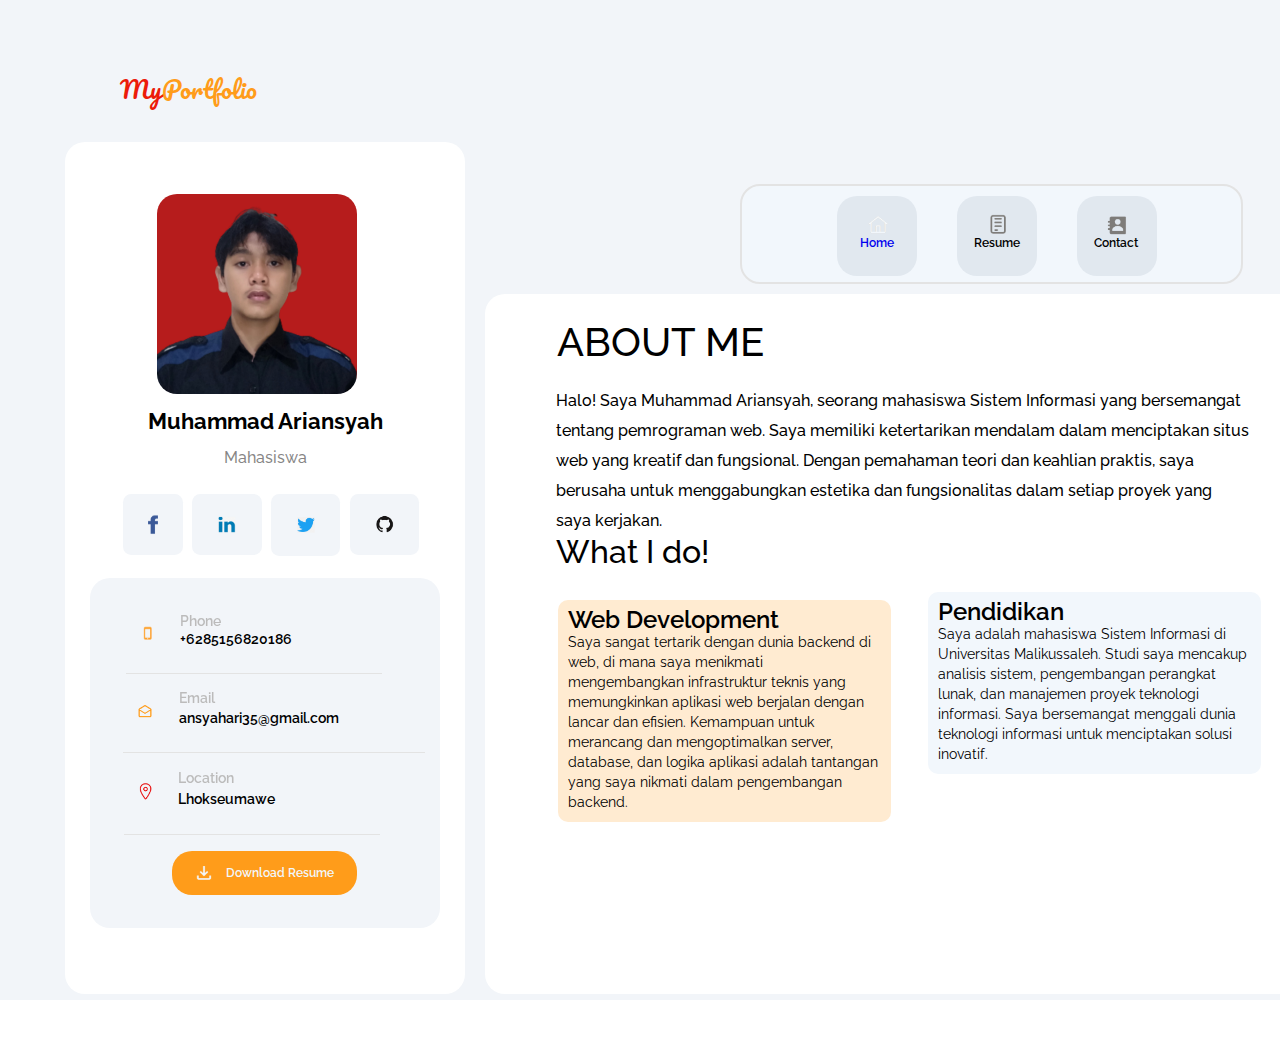
<file: index.html>
<!DOCTYPE html>
<html lang="en">
  <head>
    <meta charset="UTF-8" />
    <meta name="viewport" content="width=device-width, initial-scale=1.0" />
    <link rel="stylesheet" href="styles.css" />
    <link href="https://fonts.googleapis.com/css2?family=Pacifico&family=Poppins&display=swap" rel="stylesheet" />
    <link rel="preconnect" href="https://fonts.googleapis.com" />
    <link rel="preconnect" href="https://fonts.gstatic.com" crossorigin />
    <link rel="stylesheet" href="https://fonts.googleapis.com/css2?family=Raleway:ital,wght@0,100;0,200;0,300;0,400;0,500;0,600;0,700;1,100;1,200;1,300;1,400;1,500;1,600;1,700&display=swap" />
    <meta name="viewport" content="width=device-width, initial-scale=1.0" />
    <title>MyPortfolio</title>
  </head>

  <body>
    <div class="container">
      <!-- start header -->
      <div class="header">
        <div class="header-1" id="Porto"><span id="My">My</span>Portfolio</div>
      </div>
      <!-- end header -->
      <div class="container-main">
        <div class="container-main-side">
          <div class="foto">
            <img src="asset/profile.jpeg" alt="foto profile" />
          </div>
          <div class="name">Muhammad Ariansyah</div>
          <p></p>
          <div class="job">Mahasiswa</div>
          <div class="social-media">
            <a href="https://web.facebook.com/muhammad.ariansyah.1466126">
              <div id="fb">
                <img src="asset/facebook.png" alt="fb" />
              </div>
            </a>
            <a href="https://www.linkedin.com/in/muhammad-ariansyah-a438a9250/">
              <div id="linked">
                <img src="asset/linkedin.png" alt="linked" />
              </div>
            </a>
            <a href="https://twitter.com/your_twitter">
              <div id="twitter">
                <img src="asset/twitter.png" alt="twitter" />
              </div>
            </a>
            <a href="https://github.com/AriiAnn">
              <div id="github">
                <img src="asset/github.png" alt="github" />
              </div>
            </a>
          </div>
          <div class="inform">
            <div class="phone">
              <div class="phone-2">
                <div class="phone-log">
                  <img id="phone-ico" src="asset/phone.png" alt="phone-icon" />
                </div>
                <div class="number"><span id="number-2">Phone</span> +6285156820186</div>
              </div>
            </div>
            <div class="email">
              <div class="email-2">
                <div class="email-log">
                  <img src="asset/email.png" alt="email-log" />
                </div>
                <div class="email-in">
                  <span class="email-label">Email</span><br />
                  <span id="emailku">ansyahari35@gmail.com</span>
                </div>
              </div>
            </div>
            <div class="location">
              <div class="location-2">
                <div class="map-img">
                  <img src="asset/map.png" alt="map" />
                </div>
                <div class="map-cont">
                  <span id="loca">Location</span><br />
                  <span id="batam">Lhokseumawe</span>
                </div>
              </div>
            </div>
            <div class="down">
              <div class="down-but">
                <img src="asset/download.png" alt="download" />
              </div>
              <div class="down-cont">Download Resume</div>
            </div>
          </div>
        </div>

        <div class="container-main-kanan">
          <div class="container-main-kanan-navbar">
            <div class="nav">
              <div id="home">
            <a href="index.html" class="active">
              
                <div id="home1"><img src="asset/home.png" alt="" /></div>
                <div id="homet">Home</div>
              </div>
            </a>
            <div id="cv">
            <a href="resume.html" class="active">
              
                <div id="cv1"><img src="asset/res.png" alt="" /></div>
                <div id="cvt">Resume</div>
              </div>
            </a>
            <div id="kontak">
            <a href="contact.html" class="active">
              
                <div id="kon1"><img src="asset/kontakk.png" alt="" /></div>
                <div id="kont">Contact</div>
              </div>
            </a>
          </div>
          </div>
          <div class="container-main-kanan-konten">
            <div class="container2">
              <div class="container3">
                <div id="about-me">ABOUT ME</div>
                <div id="about-desc">
                  Halo! Saya Muhammad Ariansyah, seorang mahasiswa Sistem Informasi yang bersemangat tentang pemrograman web. Saya memiliki ketertarikan mendalam dalam menciptakan situs web yang kreatif dan fungsional. Dengan pemahaman teori dan
                  keahlian praktis, saya berusaha untuk menggabungkan estetika dan fungsionalitas dalam setiap proyek yang saya kerjakan.
                </div>
                <div id="what">What I do!</div>
              </div>
              <div id="container-4">
                <div id="left-body">
                  <div id="lba">
                    <span id="lbat">Web Development</span><br /><span id="lbad"
                      >Saya sangat tertarik dengan dunia backend di web, di mana saya menikmati mengembangkan infrastruktur teknis yang memungkinkan aplikasi web berjalan dengan lancar dan efisien. Kemampuan untuk merancang dan
                      mengoptimalkan server, database, dan logika aplikasi adalah tantangan yang saya nikmati dalam pengembangan backend.</span
                    >
                  </div>
                </div>
                <div id="right-body">
                  <div id="lbb">
                    <span id="lbat">Pendidikan</span><br /><span id="lbad"
                      >Saya adalah mahasiswa Sistem Informasi di Universitas Malikussaleh. Studi saya mencakup analisis sistem, pengembangan perangkat lunak, dan manajemen proyek teknologi informasi. Saya bersemangat menggali dunia
                      teknologi informasi untuk menciptakan solusi inovatif.</span
                    >
                  </div>
                </div>
              </div>
            </div>
          </div>
        </div>
      </div>
    </div>
  </body>
</html>
</file>
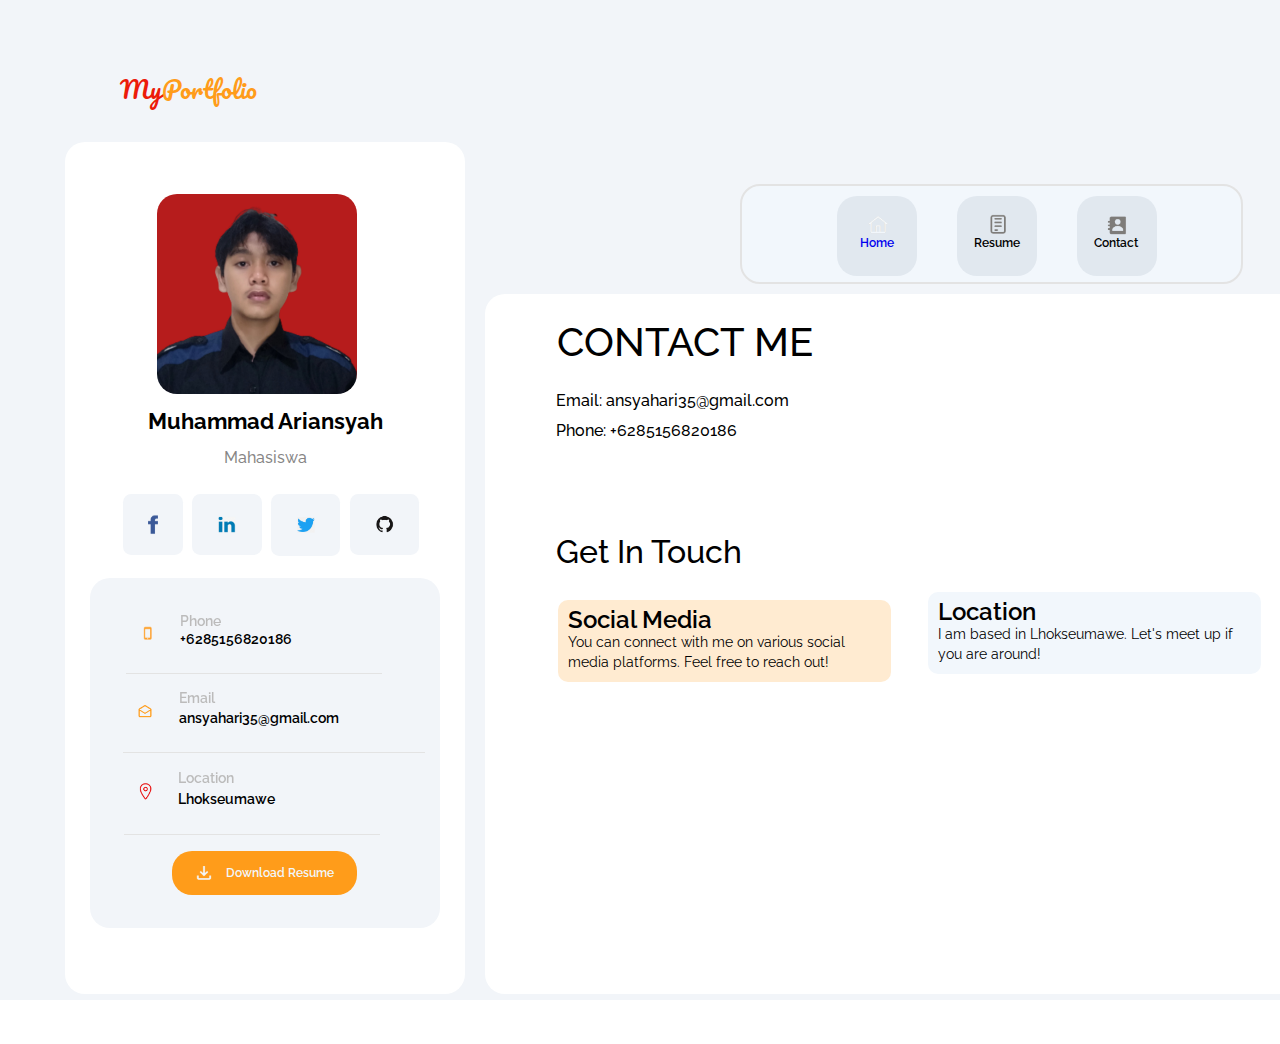
<file: contact.html>
<!DOCTYPE html>
<html lang="en">
  <head>
    <meta charset="UTF-8" />
    <meta name="viewport" content="width=device-width, initial-scale=1.0" />
    <title>Contact Me - MyPortfolio</title>
    <link rel="stylesheet" href="styles.css" />
    <link href="https://fonts.googleapis.com/css2?family=Pacifico&family=Poppins&display=swap" rel="stylesheet" />
    <link rel="preconnect" href="https://fonts.googleapis.com" />
    <link rel="preconnect" href="https://fonts.gstatic.com" crossorigin />
    <link rel="stylesheet" href="https://fonts.googleapis.com/css2?family=Raleway:ital,wght@0,100;0,200;0,300;0,400;0,500;0,600;0,700;1,100;1,200;1,300;1,400;1,500;1,600;1,700&display=swap" />
  </head>

  <body>
    <div class="container">
      <!-- start header -->
      <div class="header">
        <div class="header-1" id="Porto"><span id="My">My</span>Portfolio</div>
      </div>
      <!-- end header -->

      <div class="container-main">
        <div class="container-main-side">
          <div class="foto">
            <img src="asset/profile.jpeg" alt="foto profile" />
          </div>
          <div class="name">Muhammad Ariansyah</div>
          <div class="job">Mahasiswa</div>
          <div class="social-media">
            <a href="https://web.facebook.com/muhammad.ariansyah.1466126">
              <div id="fb">
                <img src="asset/facebook.png" alt="fb" />
              </div>
            </a>
            <a href="https://www.linkedin.com/in/muhammad-ariansyah-a438a9250/">
              <div id="linked">
                <img src="asset/linkedin.png" alt="linked" />
              </div>
            </a>
            <a href="https://twitter.com/your_twitter">
              <div id="twitter">
                <img src="asset/twitter.png" alt="twitter" />
              </div>
            </a>
            <a href="https://github.com/AriiAnn">
              <div id="github">
                <img src="asset/github.png" alt="github" />
              </div>
            </a>
          </div>
          <div class="inform">
            <div class="phone">
              <div class="phone-2">
                <div class="phone-log">
                  <img id="phone-ico" src="asset/phone.png" alt="phone-icon" />
                </div>
                <div class="number"><span id="number-2">Phone</span> +6285156820186</div>
              </div>
            </div>
            <div class="email">
              <div class="email-2">
                <div class="email-log">
                  <img src="asset/email.png" alt="email-log" />
                </div>
                <div class="email-in">
                  <span class="email-label">Email</span><br />
                  <span id="emailku">ansyahari35@gmail.com</span>
                </div>
              </div>
            </div>
            <div class="location">
              <div class="location-2">
                <div class="map-img">
                  <img src="asset/map.png" alt="map" />
                </div>
                <div class="map-cont">
                  <span id="loca">Location</span><br />
                  <span id="batam">Lhokseumawe</span>
                </div>
              </div>
            </div>
            <div class="down">
              <div class="down-but">
                <img src="asset/download.png" alt="download" />
              </div>
              <div class="down-cont">Download Resume</div>
            </div>
          </div>
        </div>

        <div class="container-main-kanan">
          <div class="container-main-kanan-navbar">
            <div class="nav">
                <div id="home">
              <a href="index.html" class="active">
                
                  <div id="home1"><img src="asset/home.png" alt="" /></div>
                  <div id="homet">Home</div>
                </div>
              </a>
              <div id="cv">
              <a href="resume.html" class="active">
                
                  <div id="cv1"><img src="asset/res.png" alt="" /></div>
                  <div id="cvt">Resume</div>
                </div>
              </a>
              <div id="kontak">
              <a href="contact.html" class="active">
                
                  <div id="kon1"><img src="asset/kontakk.png" alt="" /></div>
                  <div id="kont">Contact</div>
                </div>
              </a>
            </div>
          </div>
          <div class="container-main-kanan-konten">
            <div class="container2">
              <div class="container3">
                <div id="about-me">CONTACT ME</div>
                <div id="about-desc">
                  <!-- Informasi kontak Anda bisa dimasukkan di sini -->
                  <p>Email: ansyahari35@gmail.com</p>
                  <p>Phone: +6285156820186</p>
                  <!-- Tambahkan informasi kontak lainnya sesuai kebutuhan -->
                </div>
                <div id="what">Get In Touch</div>
              </div>
              <div id="container-4">
                <div id="left-body">
                  <div id="lba"><span id="lbat">Social Media</span><br /><span id="lbad">You can connect with me on various social media platforms. Feel free to reach out!</span></div>
                </div>
                <div id="right-body">
                  <div id="lbb"><span id="lbat">Location</span><br /><span id="lbad">I am based in Lhokseumawe. Let's meet up if you are around!</span></div>
                </div>
              </div>
            </div>
          </div>
        </div>
      </div>
    </div>
  </body>
</html>
</file>
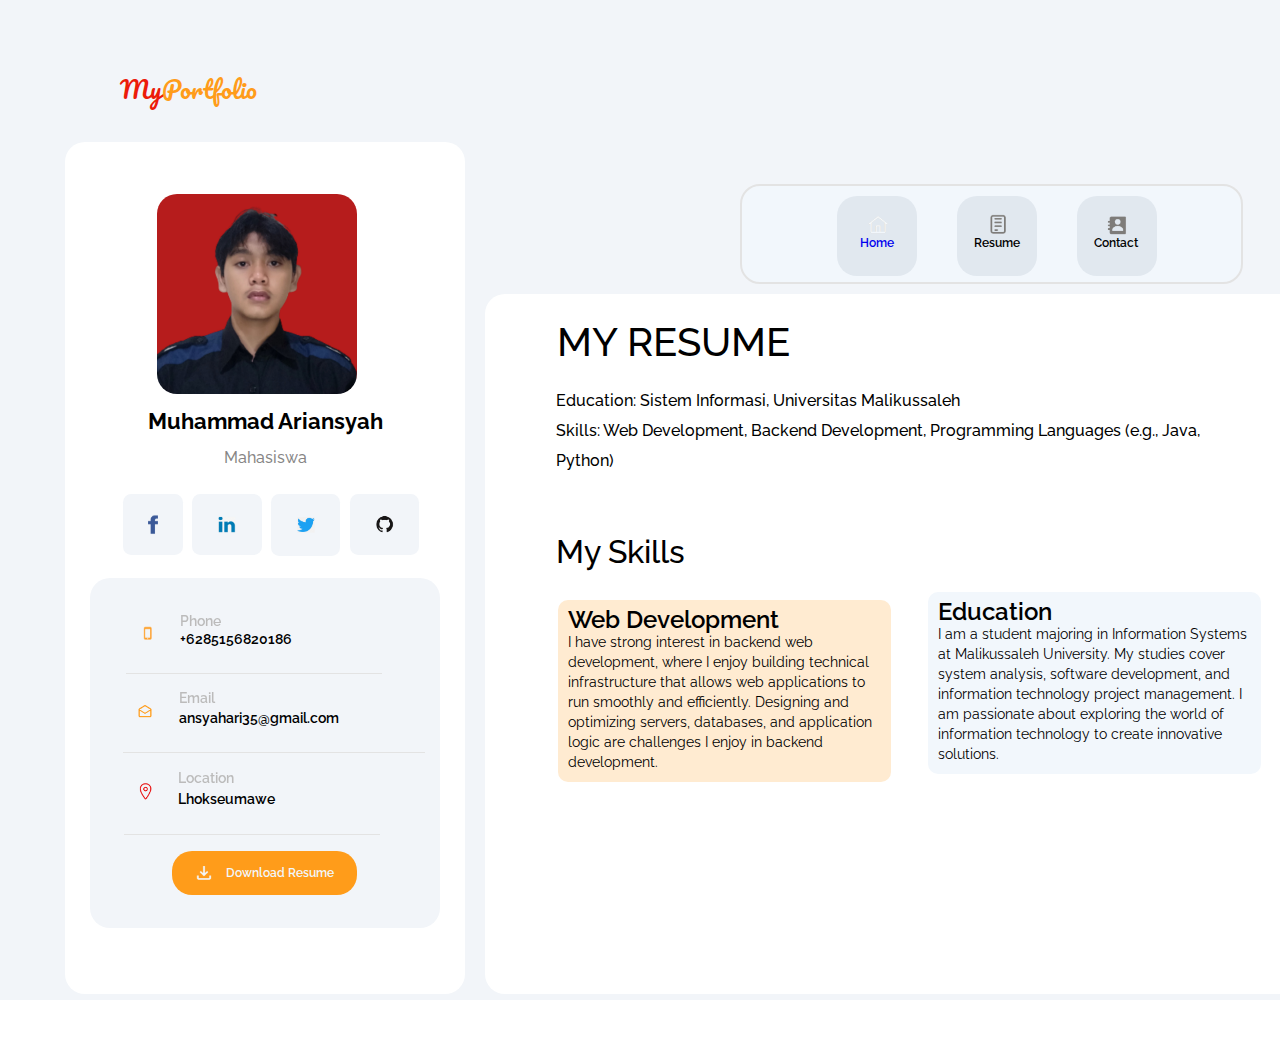
<file: resume.html>
<!DOCTYPE html>
<html lang="en">
  <head>
    <meta charset="UTF-8" />
    <meta name="viewport" content="width=device-width, initial-scale=1.0" />
    <title>My Portfolio</title>
    <link rel="stylesheet" href="styles.css" />
    <link href="https://fonts.googleapis.com/css2?family=Pacifico&family=Poppins&display=swap" rel="stylesheet" />
    <link rel="preconnect" href="https://fonts.googleapis.com" />
    <link rel="preconnect" href="https://fonts.gstatic.com" crossorigin />
    <link rel="stylesheet" href="https://fonts.googleapis.com/css2?family=Raleway:ital,wght@0,100;0,200;0,300;0,400;0,500;0,600;0,700;1,100;1,200;1,300;1,400;1,500;1,600;1,700&display=swap" />
  </head>

  <body>
    <div class="container">
      <!-- start header -->
      <div class="header">
        <div class="header-1" id="Porto"><span id="My">My</span>Portfolio</div>
      </div>
      <!-- end header -->

      <div class="container-main">
        <div class="container-main-side">
          <div class="foto">
            <img src="asset/profile.jpeg" alt="foto profile" />
          </div>
          <div class="name">Muhammad Ariansyah</div>
          <div class="job">Mahasiswa</div>
          <div class="social-media">
            <a href="https://web.facebook.com/muhammad.ariansyah.1466126">
              <div id="fb">
                <img src="asset/facebook.png" alt="fb" />
              </div>
            </a>
            <a href="https://www.linkedin.com/in/muhammad-ariansyah-a438a9250/">
              <div id="linked">
                <img src="asset/linkedin.png" alt="linked" />
              </div>
            </a>
            <a href="https://twitter.com/your_twitter">
              <div id="twitter">
                <img src="asset/twitter.png" alt="twitter" />
              </div>
            </a>
            <a href="https://github.com/AriiAnn">
              <div id="github">
                <img src="asset/github.png" alt="github" />
              </div>
            </a>
          </div>
          <div class="inform">
            <div class="phone">
              <div class="phone-2">
                <div class="phone-log">
                  <img id="phone-ico" src="asset/phone.png" alt="phone-icon" />
                </div>
                <div class="number"><span id="number-2">Phone</span> +6285156820186</div>
              </div>
            </div>
            <div class="email">
              <div class="email-2">
                <div class="email-log">
                  <img src="asset/email.png" alt="email-log" />
                </div>
                <div class="email-in">
                  <span class="email-label">Email</span><br />
                  <span id="emailku">ansyahari35@gmail.com</span>
                </div>
              </div>
            </div>
            <div class="location">
              <div class="location-2">
                <div class="map-img">
                  <img src="asset/map.png" alt="map" />
                </div>
                <div class="map-cont">
                  <span id="loca">Location</span><br />
                  <span id="batam">Lhokseumawe</span>
                </div>
              </div>
            </div>
            <div class="down">
              <div class="down-but">
                <img src="asset/download.png" alt="download" />
              </div>
              <div class="down-cont">Download Resume</div>
            </div>
          </div>
        </div>

        <div class="container-main-kanan">
          <div class="container-main-kanan-navbar">
            <div class="nav">
                <div id="home">
              <a href="index.html" class="active">
                
                  <div id="home1"><img src="asset/home.png" alt="" /></div>
                  <div id="homet">Home</div>
                </div>
              </a>
              <div id="cv">
              <a href="resume.html" class="active">
                
                  <div id="cv1"><img src="asset/res.png" alt="" /></div>
                  <div id="cvt">Resume</div>
                </div>
              </a>
              <div id="kontak">
              <a href="contact.html" class="active">
                
                  <div id="kon1"><img src="asset/kontakk.png" alt="" /></div>
                  <div id="kont">Contact</div>
                </div>
              </a>
            </div>
          </div>
          <div class="container-main-kanan-konten">
            <div class="container2">
              <div class="container3">
                <div id="about-me">MY RESUME</div>
                <div id="about-desc">
                  <!-- Informasi resume Anda bisa dimasukkan di sini -->
                  <p>Education: Sistem Informasi, Universitas Malikussaleh</p>
                  <p>Skills: Web Development, Backend Development, Programming Languages (e.g., Java, Python)</p>
                  <!-- Tambahkan informasi resume lainnya sesuai kebutuhan -->
                </div>
                <div id="what">My Skills</div>
              </div>
              <div id="container-4">
                <div id="left-body">
                  <div id="lba">
                    <span id="lbat">Web Development</span><br /><span id="lbad"
                      >I have strong interest in backend web development, where I enjoy building technical infrastructure that allows web applications to run smoothly and efficiently. Designing and optimizing servers, databases, and
                      application logic are challenges I enjoy in backend development.</span
                    >
                  </div>
                </div>
                <div id="right-body">
                  <div id="lbb">
                    <span id="lbat">Education</span><br /><span id="lbad"
                      >I am a student majoring in Information Systems at Malikussaleh University. My studies cover system analysis, software development, and information technology project management. I am passionate about exploring the
                      world of information technology to create innovative solutions.</span
                    >
                  </div>
                </div>
              </div>
            </div>
          </div>
        </div>
      </div>
    </div>
  </body>
</html>
</file>
<file: styles.css>
* {
  margin: 0px;
  padding: 0px;
  box-sizing: border-box;
}

.container {
  width: 1400px;
  height: 1000px;
  background-color: #f2f5f9;
  display: flex;
  flex-wrap: wrap;
}

.header {
  width: 1240px;
  height: 104px;
  background-color: #f2f5f9;
  margin-left: 100px;
  margin-top: 18px;
}
.header-1 {
  width: 135px;
  height: 82px;

  margin-top: 10px;
  line-height: 82px;
}
#My {
  font-family: "Pacifico", cursive;
  color: #ec1b09;
}
#Porto {
  color: #ff9c1a;
  font-family: "Pacifico", cursive;
  font-size: 24px;
}

.container-main {
  width: 1250px;
  height: 902px;

  margin-left: 100px;
  margin-top: 0;
  display: flex;
}

.container-main-side {
  width: 400px;
  height: 852px;
  background-color: #ffffff;
  border-radius: 20px;
}

.foto {
  width: 200px;
  height: 200px;
  margin-left: 92px;
  margin-top: 52px;
  background-color: white;
  border-radius: 20px;
}
.foto img {
  width: 100%;
  height: 100%;
  object-fit: cover;
  border-radius: 20px;
}

.name {
  width: 235px;
  height: 36px;

  margin-left: 83px;
  margin-top: 14px;
  font-family: "Raleway", sans-serif;
  font-size: 22px;
  font-weight: 700;
  text-align: center;
}
.job {
  width: 153px;
  height: 40px;

  margin-top: 4px;
  margin-left: 124px;
  font-family: "Raleway", sans-serif;
  font-size: 16px;
  font-weight: 500;
  text-align: center;
  color: rgba(11, 9, 9, 0.5);
}
.social-media {
  width: 296px;
  height: 61.66px;
  margin-left: 58px;
  margin-top: 6px;

  display: flex;
}
#fb {
  width: 60.03px;
  height: 61.19px;
  background-color: #f2f5f9;
  border-radius: 8.27px;
  display: flex;
}
#fb img {
  width: 100%;
  height: 100%;
  scale: 0.4;
  object-fit: cover;
}

#linked {
  width: 69.46px;
  height: 61.19px;
  background-color: #f2f5f9;
  margin-left: 9.1px;
  border-radius: 8.27px;
}
#linked img {
  width: 100%;
  height: 100%;
  scale: 0.25;
  object-fit: cover;
}
#twitter {
  width: 69.77px;
  height: 61.66px;
  background-color: #f2f5f9;
  margin-left: 9.09px;
  border-radius: 8.27px;
}
#twitter img {
  width: 100%;
  height: 100%;
  scale: 0.25;
  object-fit: cover;
}
#github {
  width: 69.45px;
  height: 60.78px;
  background-color: #f2f5f9;
  margin-left: 9.1px;
  border-radius: 8.27px;
}
#github img {
  width: 100%;
  height: 100%;
  scale: 0.4;
  object-fit: cover;
}
.inform {
  width: 350px;
  height: 350px;
  margin-left: 25px;
  margin-top: 22.34px;
  background-color: #f2f5f9;
  display: inline-block;
  border-radius: 20px;
}
.phone {
  width: 256px;
  height: 63px;

  margin-left: 36px;
  margin-top: 33px;
  border-bottom: 1px solid #e3e3e3;
}
.phone-2 {
  width: 155px;
  height: 45px;

  display: flex;
}
.phone-log {
  height: 44px;
  width: 44px;

  border-radius: 8px;
  margin-right: 10px;
}
.phone-log img {
  width: 100%;
  height: 100%;
  scale: 0.35;
  object-fit: cover;
  filter: invert(78%) sepia(33%) saturate(5695%) hue-rotate(345deg) brightness(102%) contrast(101%);
}
.number {
  height: 45px;
  width: 101px;

  font-size: 14px;
  font-weight: 600;
  color: #000000;
  font-family: "Raleway", sans-serif;
}
#number-2 {
  font-family: "Raleway", sans-serif;
  font-size: 14px;
  line-height: 20px;
  color: #1a100380;
  opacity: 0.5;
  font-weight: 600;
}

.email {
  width: 302px;
  height: 63px;

  margin-left: 33px;
  margin-top: 16px;
  border-bottom: 1px solid #e3e3e3;
}
.email-2 {
  width: 301px;
  height: 45px;

  display: flex;
}
.email-log {
  width: 44px;
  height: 41.36px;

  margin-right: 12px;
}
.email-log img {
  width: 100%;
  height: 100%;
  scale: 0.6;
  object-fit: cover;
}
.email-in {
  width: 245px;
  height: 45px;
  color: #1a100380;
  font-family: "Raleway", sans-serif;
  font-weight: 600;
  font-size: 14px;
}
.email-label {
  opacity: 0.5;
}
#emailku {
  height: 20px;
  width: 245px;
  line-height: 24px;
  font-size: 14px;
  font-weight: 600;
  color: #000000;
  font-family: "Raleway", sans-serif;
}
.location {
  width: 256px;
  height: 66px;

  margin-left: 34px;
  margin-top: 16px;
  border-bottom: 1px solid #e3e3e3;
}
.location-2 {
  width: 148.5px;
  height: 45px;

  display: flex;
}
.map-img {
  width: 43.5px;
  height: 43.5px;

  margin-right: 10px;
}
.map-img img {
  width: 100%;
  height: 100%;
  scale: 0.6;
  object-fit: cover;
}
.map-cont {
  width: 95px;
  height: 45px;
}
#loca {
  font-family: "Raleway", sans-serif;
  font-weight: 600;
  color: #1a100380;
  opacity: 0.5;
  font-size: 14px;
}
#batam {
  font-family: "Raleway", sans-serif;
  line-height: 24px;
  font-size: 14px;
  font-weight: 600;
  color: #000000;
  font-family: "Raleway", sans-serif;
}
.down {
  width: 185px;
  height: 44px;
  background-color: #ff9c1a;
  margin-left: 82px;
  margin-top: 16px;
  border-radius: 20px;
  display: flex;
}
.down-but {
  width: 24px;
  height: 24px;
  margin-left: 20px;
  margin-top: 10px;
}
.down-but img {
  width: 100%;
  height: 100%;
  scale: 0.9;
  object-fit: cover;
}
.down-cont {
  width: 111px;
  height: 20px;
  margin-left: 10px;
  margin-top: 12px;

  font-size: 12px;
  font-family: "Raleway", sans-serif;
  font-weight: 600;
  color: #f2f7fc;
  line-height: 20px;
}

.container-main-kanan {
  width: 850px;
  height: 862px;
}

.container-main-kanan-navbar {
  width: 503px;
  height: 100px;
  background-color: #f2f7fc;
  margin-left: 275px;
  margin-top: 42px;
  border-radius: 20px;
  display: flex;
  border: 2px solid #e3e3e3;
  box-shadow: 0px 0px 0px 0px #80808040;
}
.nav {
  width: 320px;
  height: 80px;

  margin-left: 95px;
  margin-top: 10px;
  display: flex;
  font-size: 12px;
  font-family: "Raleway", sans-serif;
  font-weight: 600;
}
#home {
  width: 80px;
  height: 80px;
  background-color: #e1e8ef;
  margin-right: 40px;
  border-radius: 20px;
}
#home1 {
  width: 24px;
  height: 24px;

  margin-left: 28.5px;
  margin-top: 16px;
}
#home1 img {
  width: 100%;
  height: 100%;
  scale: 1.2;
  object-fit: cover;
}

#homet {
  width: 35px;
  height: 20px;

  margin-left: 23px;
}
#cv {
  width: 80px;
  height: 80px;
  background-color: #e1e8ef;
  margin-right: 40px;
  border-radius: 20px;
}
#cv1 {
  width: 24px;
  height: 24px;

  margin-left: 28.5px;
  margin-top: 16px;
}
#cv1 img {
  width: 100%;
  height: 100%;
  scale: 1.4;
  object-fit: cover;
}
#cvt {
  width: 35px;
  height: 20px;

  margin-left: 17px;
  color: #000000;
}
#kontak {
  width: 80px;
  height: 80px;
  background-color: #e1e8ef;
  border-radius: 20px;
}
#kon1 {
  width: 24px;
  height: 24px;

  margin-left: 27.5px;
  margin-top: 16px;
}
#kon1 img {
  width: 100%;
  height: 100%;
  scale: 1.4;
  object-fit: cover;
}
#kont {
  width: 35px;
  height: 20px;
  margin-left: 17px;
  color: #000000;
}
.container-main-kanan-konten {
  width: 840px;
  height: 720px;
}
.container2 {
  width: 820px;
  height: 700px;
  background-color: #ffffff;
  margin-top: 10px;
  margin-left: 20px;
  border-radius: 20px;
}

.container3 {
  width: 820px;
  height: 288px;
  display: inline-block;
}
#about-me {
  width: 496px;
  height: 60px;
  margin-left: 72px;
  margin-top: 18px;
  font-size: 40px;
  line-height: 60px;
  font-family: "Raleway", sans-serif;
  font-weight: 500;
}

#about-desc {
  width: 694px;
  height: 120px;
  margin-left: 71px;
  margin-top: 14px;
  font-size: 16px;
  font-family: "Raleway", sans-serif;
  font-weight: 500;
  line-height: 30px;
}
#what {
  width: 191px;
  height: 60px;
  margin-left: 71px;
  margin-top: 16px;
  font-size: 32px;
  line-height: 60px;
  font-family: "Raleway", sans-serif;
  font-weight: 500;
}

#container-4 {
  height: 412px;
  width: 820px;
  display: flex;
}

#left-body {
  width: 333px;
  height: 412px;
  margin-left: 73px;
}
#lba {
  width: 100%;
  height: auto;
  background-color: #ffebd1;
  margin-top: 18px;
  border-radius: 10px;
  padding: 10px;
}

#lbb {
  width: 100%;
  height: auto;
  background-color: #f2f7fc;
  margin-top: 24px;
  border-radius: 10px;
  margin: 10px;
  padding: 10px;
}

#right-body {
  width: 333px;
  height: 412px;
  margin-left: 27px;
}
#lbat {
  font-size: 24px;
  line-height: 20px;
  font-family: "Raleway", sans-serif;
  font-weight: 600;
}
#lbad {
  font-size: 14px;
  line-height: 20px;
  font-family: "Raleway", sans-serif;
  font-weight: 400;
}

.header-1:hover {
  color: #ff9c1a;
  transition: 0.3s ease-in-out;
}

.foto:hover {
  box-shadow: 0px 0px 20px 0px rgba(0, 0, 0, 0.2);
  transition: 0.3s ease-in-out;
}

#fb:hover,
#linked:hover,
#twitter:hover,
#github:hover {
  background-color: #d3d3d3;
  transition: 0.3s ease-in-out;
}

.down:hover {
  background-color: #ec1b09;
  transition: 0.3s ease-in-out;
}

.nav:hover {
  color: #ff9c1a;
  transition: 0.3s ease-in-out;
}

.container2:hover {
  box-shadow: 0px 0px 20px 0px rgba(0, 0, 0, 0.2);
  transition: 0.3s ease-in-out;
}

.container3:hover {
  box-shadow: 0px 0px 20px 0px rgba(0, 0, 0, 0.2);
  transition: 0.3s ease-in-out;
}

#lba:hover,
#lbb:hover {
  box-shadow: 0px 0px 20px 0px rgba(0, 0, 0, 0.2);
  transition: 0.3s ease-in-out;
}

* {
  margin: 0px;
  padding: 0px;
  box-sizing: border-box;
}

.container {
  max-width: 1400px;
  width: 100%;
  margin: 0 auto;
  background-color: #f2f5f9;
  display: flex;
  flex-wrap: wrap;
  justify-content: center;
  align-items: flex-start;
  padding: 20px;
}

@media screen and (max-width: 768px) {
  .container {
    padding: 10px;
  }

  .header {
    width: 100%;
    margin-left: 0;
    text-align: center;
  }

  .container-main {
    flex-direction: column;
    align-items: center;
    margin-left: 0;
  }

  .container-main-side,
  .container-main-kanan {
    width: 100%;
    margin-left: 0;
  }

  .container-main-kanan-navbar {
    width: 100%;
    margin-left: 0;
  }

  .nav {
    margin-left: 0;
    justify-content: space-around;
  }

  .container-main-kanan-konten {
    width: 100%;
    margin-left: 0;
  }

  .container2,
  .container3 {
    width: 100%;
    margin-left: 0;
  }
}

.job:hover {
  color: #ec1b09;
  transition: 0.3s ease-in-out;
}

#cv:hover,
#kontak:hover {
  background-color: #ff9c1a;
  transition: 0.3s ease-in-out;
  color: #fff;
}

#home:hover,
#home.active,
#cv:hover,
#cv.active,
#kontak:hover,
#kontak.active {
  background-color: #ec1b09;
  transition: 0.3s ease-in-out;
}

.container2:hover {
  box-shadow: 0px 0px 20px 0px rgba(0, 0, 0, 0.2);
  transition: 0.3s ease-in-out;
}

.container3:hover {
  box-shadow: 0px 0px 20px 0px rgba(0, 0, 0, 0.2);
  transition: 0.3s ease-in-out;
}

#lba:hover,
#lbb:hover {
  box-shadow: 0px 0px 20px 0px rgba(0, 0, 0, 0.2);
  transition: 0.3s ease-in-out;
}

.contact-content {
  width: 100%;
  height: 100vh;
  display: flex;
  justify-content: center;
  align-items: center;
  text-align: center;
  background-color: #f2f5f9;
}

.resume-content {
  width: 100%;
  height: 100vh;
  display: flex;
  justify-content: center;
  align-items: center;
  text-align: center;
  background-color: #f2f5f9;
}

.nav a {
  text-decoration: none;
  border: none;
}
</file>
